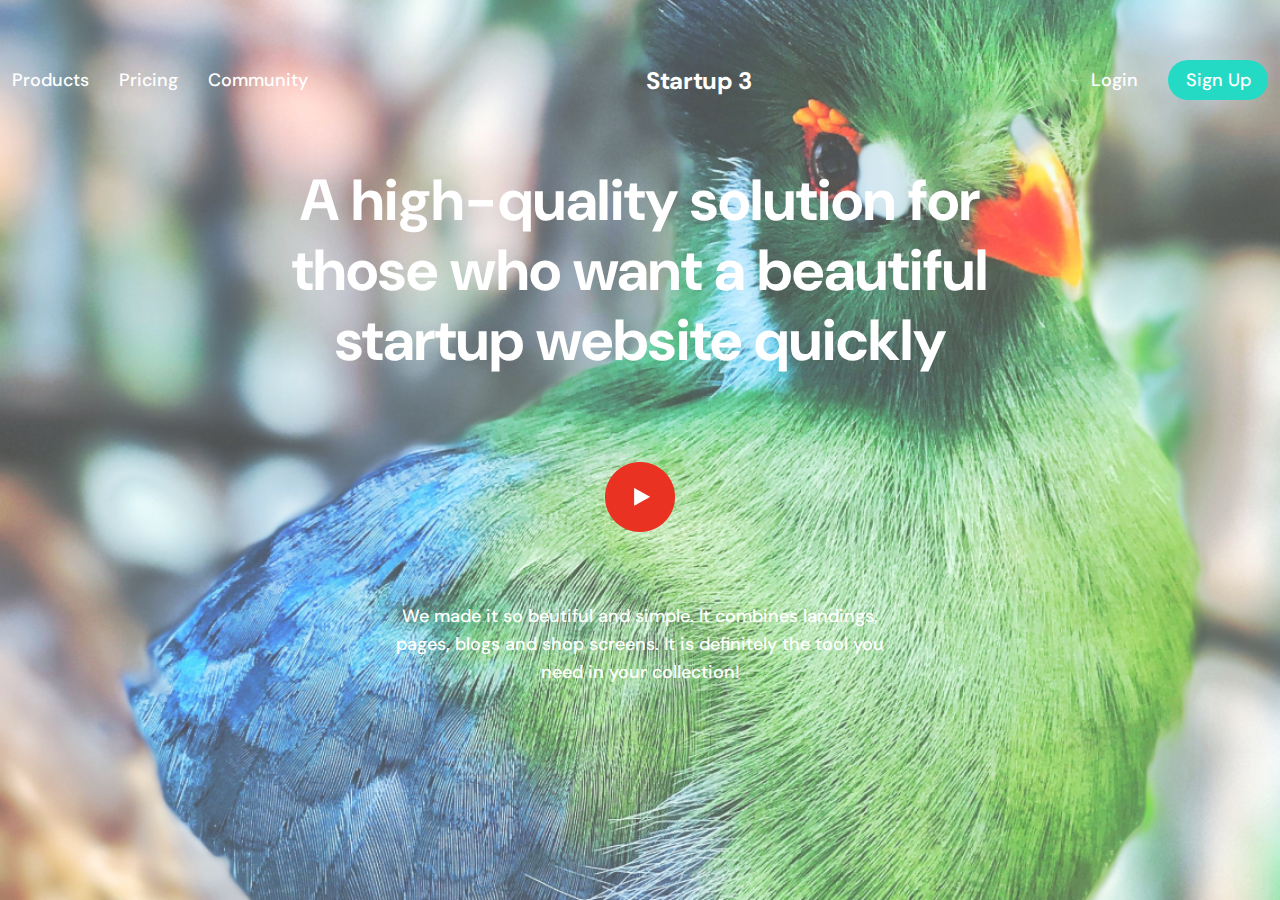
<file: index.html>
<!DOCTYPE html>
<html lang="en">

<head>
    <meta charset="UTF-8">
    <meta name="viewport" content="width=device-width, initial-scale=1.0">
    <title> bird image</title>
    <link rel="stylesheet" href="./assets/css/style.css">
</head>

<body>
    <section class="bg">
        <nav>
            <div class="container">
                <div class="d-flex align-item-center justify-content-space-between pt-60">
                    <ul class="d-flex gap-30 ">
                        <li><a href="#" class="first">Products</a></li>
                        <li><a href="#" class="first">Pricing</a></li>
                        <li><a href="#" class="first">Community</a></li>

                    </ul>
                    <ul class="gap-30">
                        <li><a href="#" class="second">Startup 3</a></li>
                    </ul>

                    <ul class="d-flex align-item-center gap-30">
                        <li><a href="#" class="first">Login</a></li>
                        <li><button class="button first">Sign Up</button></li>
                    </ul>
                </div>
            </div>
        </nav>
        <div class="container ">
            <div class=" d-flex align-item-center justify-content-center">
                <p class="para pt-65 pb-100">A high-quality solution for those who want a beautiful startup website
                    quickly</p>
            </div>
            <div class=" d-flex align-item-center justify-content-center">
                <img class="pt-86 icon" src="assets/image/gta5.png" alt="gta5">
            </div>
            <div class=" d-flex align-item-center justify-content-center">
             <p class="w-513 para2">We made it so beutiful and simple. It combines landings, pages, blogs and shop screens. It is
                    definitely the tool you need in your collection! </p>
            </div>

        </div>

    </section>
</body>

</html>
</file>
<file: assets/css/style.css>
@import url('https://fonts.googleapis.com/css2?family=DM+Sans:wght@400;500;700&family=Poppins&display=swap');
*{
    padding: 0;
    margin: 0;
    box-sizing: border-box;
    list-style: none;
    text-decoration: none;
}
.container{
    max-width: 1440px;
    padding-left: 12px;
    padding-right: 12px;
    margin-left: auto;
    margin-right: auto;
}
.bg{
    background-image: url(../image/birdimage.png);
    background-repeat: no-repeat;
    background-size: cover;
    object-fit: contain;
    min-height: 100vh;
} 
.cover{
    background:rgb(0,0,0,0.2);
    
    width: 100%;
    padding: 20px;
    min-height:  100vh;
    bottom: 0; 
}
.gap-30{
    gap: 30px;
}
.pt-60{
    padding-top: 60px;
}
.d-flex{
    display: flex;
}
.align-item-center{
    align-items: center;
}
.justify-content-space-between{
    justify-content: space-between;
}
.first{
    color: var(--colors-white, #FFF);
font-family: DM Sans;
font-size: 18px;
font-style: normal;
font-weight: 500;
line-height: 26px;
}
.second{
    color: #FFF;
    /* display: flex; */
/* width: 111px;
height: 19.049px; */
padding: 0px 3px 0px 2px;
/* justify-content: center;
flex-shrink: 0; */
text-align: center;
font-family: DM Sans;
font-size: 24px;
font-style: normal;
font-weight: 700;
line-height: normal;
letter-spacing: -0.293px;
}
.button{
    border-radius: 100px;
background: var(--action-primary, #25DAC5);
width: 100px;
height: 40.104px;
flex-shrink: 0;
border: none;
cursor: pointer;
}
.para{
    width: 830px;
height: 211px;
color: var(--colors-white, #FFF);
text-align: center;
font-family: DM Sans;
font-size: 58px;
font-style: normal;
font-weight: 700;
line-height: 70px;
}
.justify-content-center{
    justify-content: center;
}
.pt-65{
   margin-top:  65px;
}
.pb-100{
    padding-bottom: 100px;
}
.pt-86{
    padding-top: 86px;
}
.icon{
    cursor: pointer;
}
.w-513{
    max-width: 513px;
}
.para2{
    width: 513px;
height: 73px;
flex-shrink: 0;
color: var(--colors-white, #FFF);
text-align: center;
font-family: DM Sans;
font-size: 18px;
font-style: normal;
font-weight: 500;
line-height: 28px;
margin-top: 70px;
margin-bottom: 121px;
}
</file>
